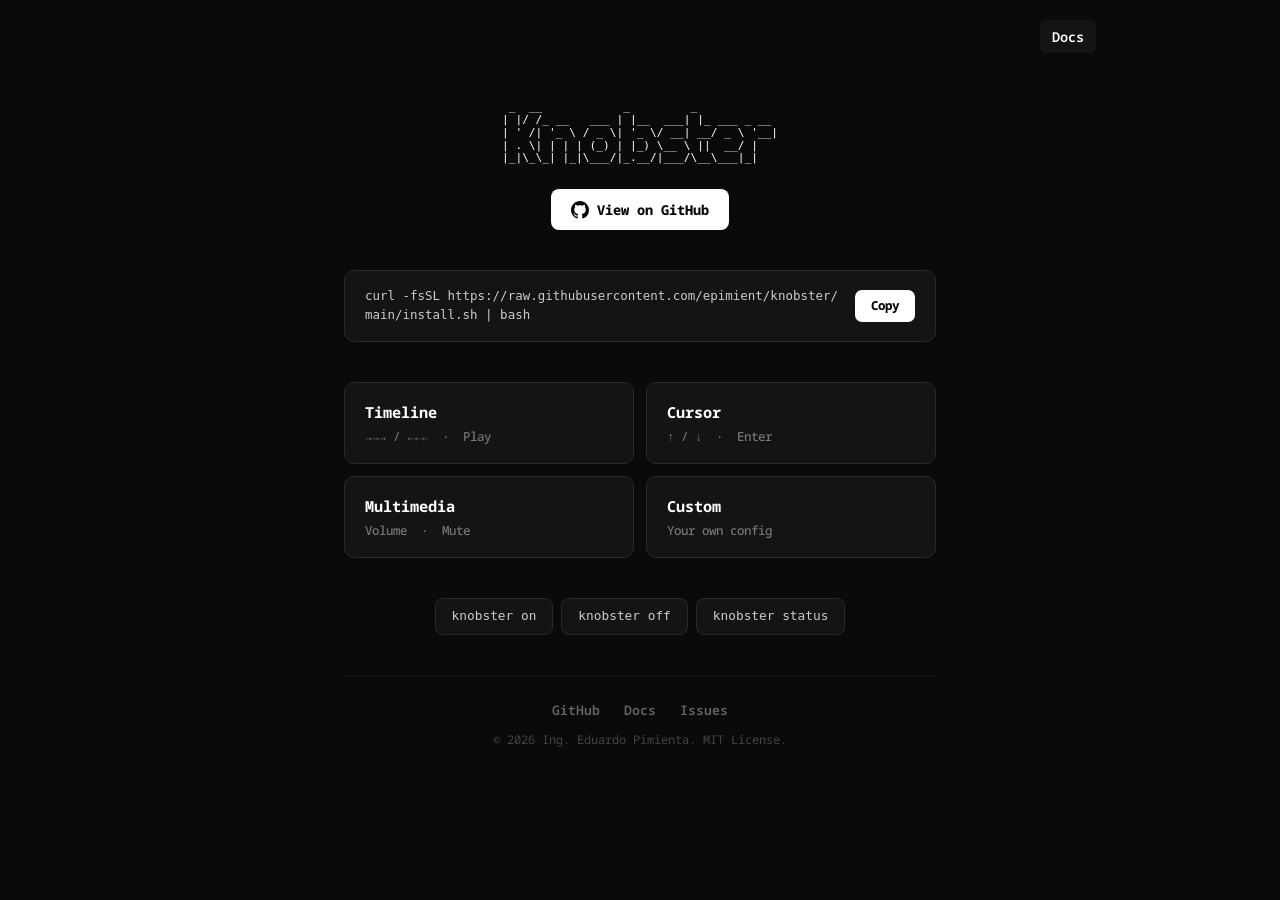
<file: index.html>
<!DOCTYPE html>
<html lang="en">
<head>
  <meta charset="UTF-8">
  <meta name="viewport" content="width=device-width, initial-scale=1.0">
  <title>Knobster</title>
  <meta name="description" content="Controla la rueda de tu teclado como quieras.">
  <meta property="og:title" content="Knobster">
  <meta property="og:description" content="Controla la rueda de tu teclado como quieras.">
  <meta property="og:url" content="https://knobster.dev">
  <meta property="og:type" content="website">
  <link rel="icon" href="assets/favicon.svg" type="image/svg+xml">
  <link rel="preconnect" href="https://fonts.googleapis.com">
  <link rel="preconnect" href="https://fonts.gstatic.com" crossorigin>
  <link href="https://fonts.googleapis.com/css2?family=Noto+Sans+Mono:wght@400;500;700&amp;display=swap" rel="stylesheet">
  <link rel="stylesheet" href="css/style.css">
</head>
<body>
  <nav class="nav">
    <div class="nav-links">
      <a href="/docs" class="nav-link active">Docs</a>
    </div>
  </nav>

  <main>
    <section class="hero">
      <pre class="ascii" aria-label="Knobster logo"> _  __            _         _            
| |/ /_ __   ___ | |__  ___| |_ ___ _ __ 
| ' /| '_ \ / _ \| '_ \/ __| __/ _ \ '__|
| . \| | | | (_) | |_) \__ \ ||  __/ |   
|_|\_\_| |_|\___/|_.__/|___/\__\___|_|   </pre>
      <a href="https://github.com/epimient/knobster" class="gh">
        <svg width="18" height="18" viewBox="0 0 16 16" fill="currentColor"><path d="M8 0C3.58 0 0 3.58 0 8c0 3.54 2.29 6.53 5.47 7.59.4.07.55-.17.55-.38 0-.19-.01-.82-.01-1.49-2.01.37-2.53-.49-2.69-.94-.09-.23-.48-.94-.82-1.13-.28-.15-.68-.52-.01-.53.63-.01 1.08.58 1.23.82.72 1.21 1.87.87 2.33.66.07-.52.28-.87.51-1.07-1.78-.2-3.64-.89-3.64-3.95 0-.87.31-1.59.82-2.15-.08-.2-.36-1.02.08-2.12 0 0 .67-.21 2.2.82.64-.18 1.32-.27 2-.27.68 0 1.36.09 2 .27 1.53-1.04 2.2-.82 2.2-.82.44 1.1.16 1.92.08 2.12.51.56.82 1.27.82 2.15 0 3.07-1.87 3.75-3.65 3.95.29.25.54.73.54 1.48 0 1.07-.01 1.93-.01 2.2 0 .21.15.46.55.38A8.013 8.013 0 0016 8c0-4.42-3.58-8-8-8z"/></svg>
        View on GitHub
      </a>
    </section>

    <section class="cmd">
      <div class="cmd-box">
        <code id="install-code">curl -fsSL https://raw.githubusercontent.com/epimient/knobster/main/install.sh | bash</code>
        <button class="copy" id="copy-btn">Copy</button>
      </div>
    </section>

    <section class="modes">
      <article class="mode">
        <h3>Timeline</h3>
        <p>→→→ / ←←← &nbsp;·&nbsp; Play</p>
      </article>
      <article class="mode">
        <h3>Cursor</h3>
        <p>↑ / ↓ &nbsp;·&nbsp; Enter</p>
      </article>
      <article class="mode">
        <h3>Multimedia</h3>
        <p>Volume &nbsp;·&nbsp; Mute</p>
      </article>
      <article class="mode">
        <h3>Custom</h3>
        <p>Your own config</p>
      </article>
    </section>

    <div class="tags">
      <code>knobster on</code>
      <code>knobster off</code>
      <code>knobster status</code>
    </div>

    <footer>
      <p class="footer-links">
        <a href="https://github.com/epimient/knobster">GitHub</a>
        <a href="/docs">Docs</a>
        <a href="https://github.com/epimient/knobster/issues">Issues</a>
      </p>
      <p class="footer-copy">
        &copy; 2026 Ing. Eduardo Pimienta. MIT License.
      </p>
    </footer>
  </main>

  <script src="js/main.js"></script>
</body>
</html>
</file>
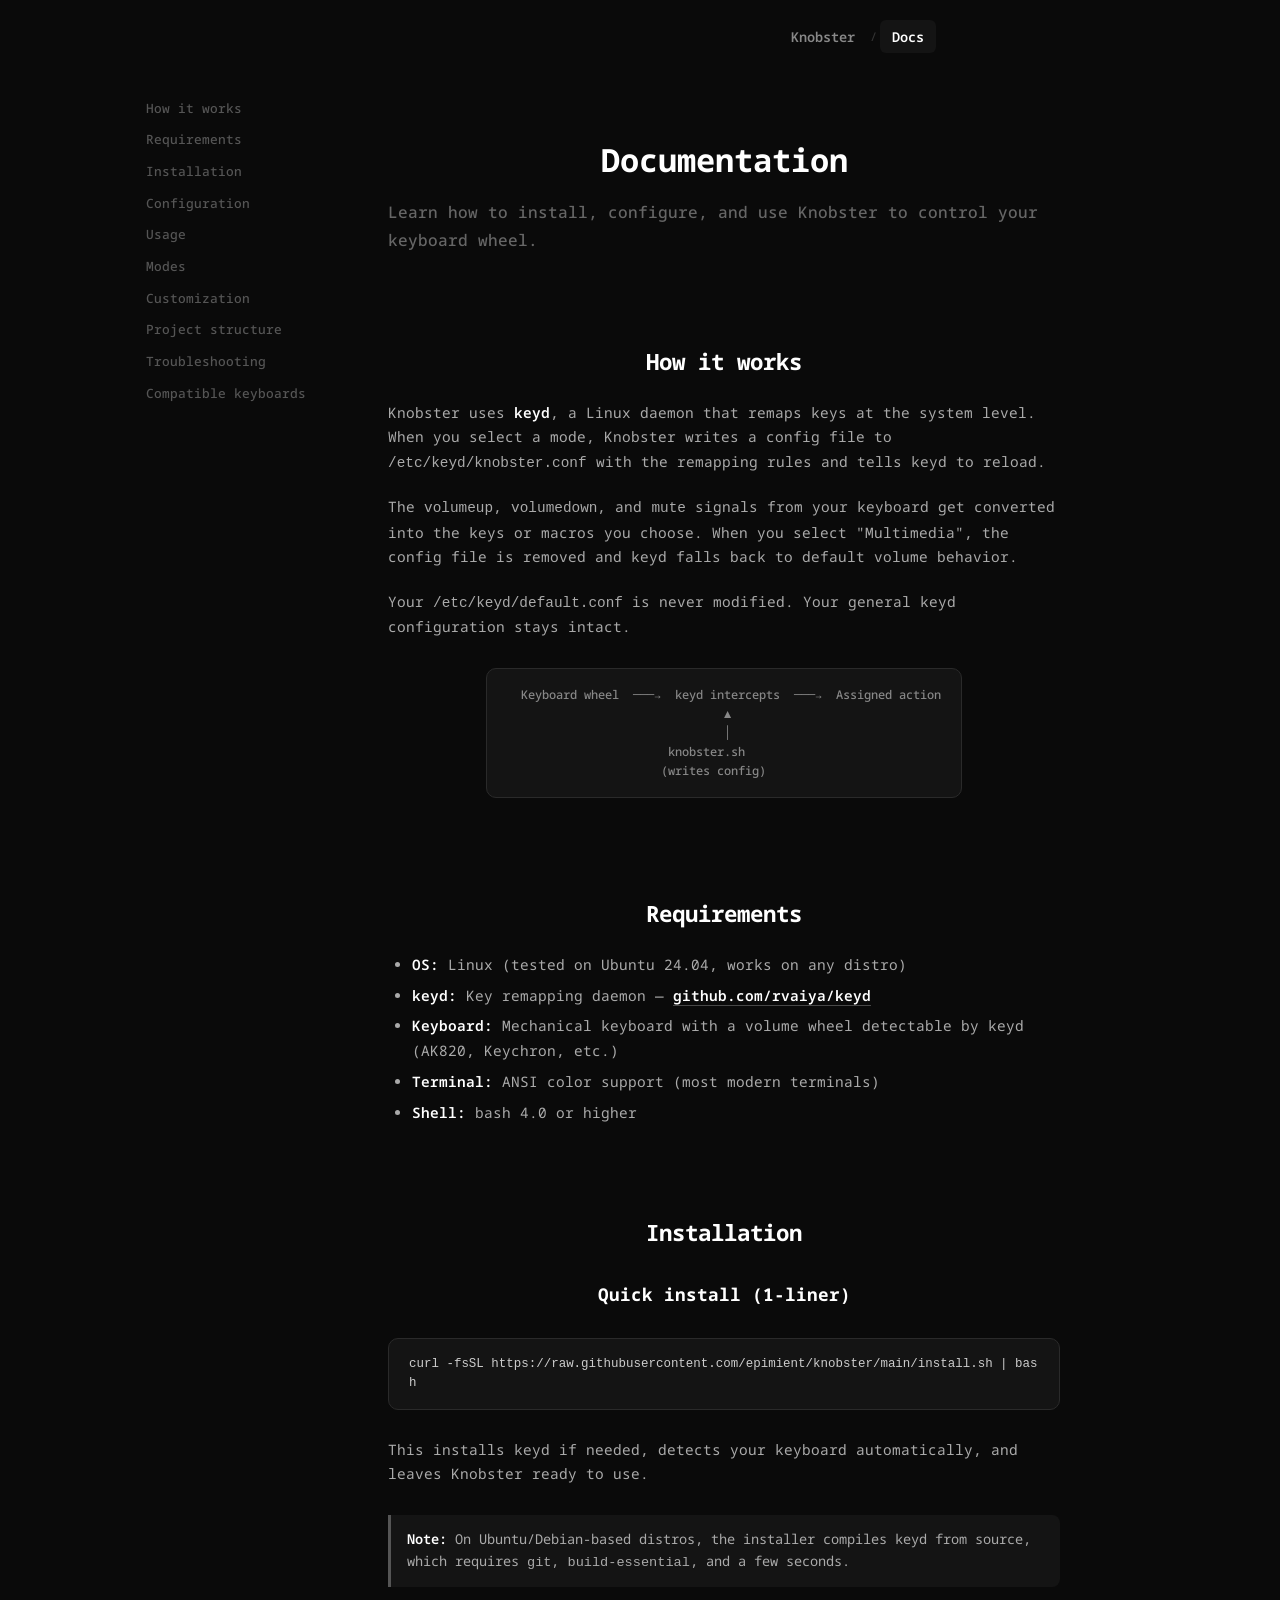
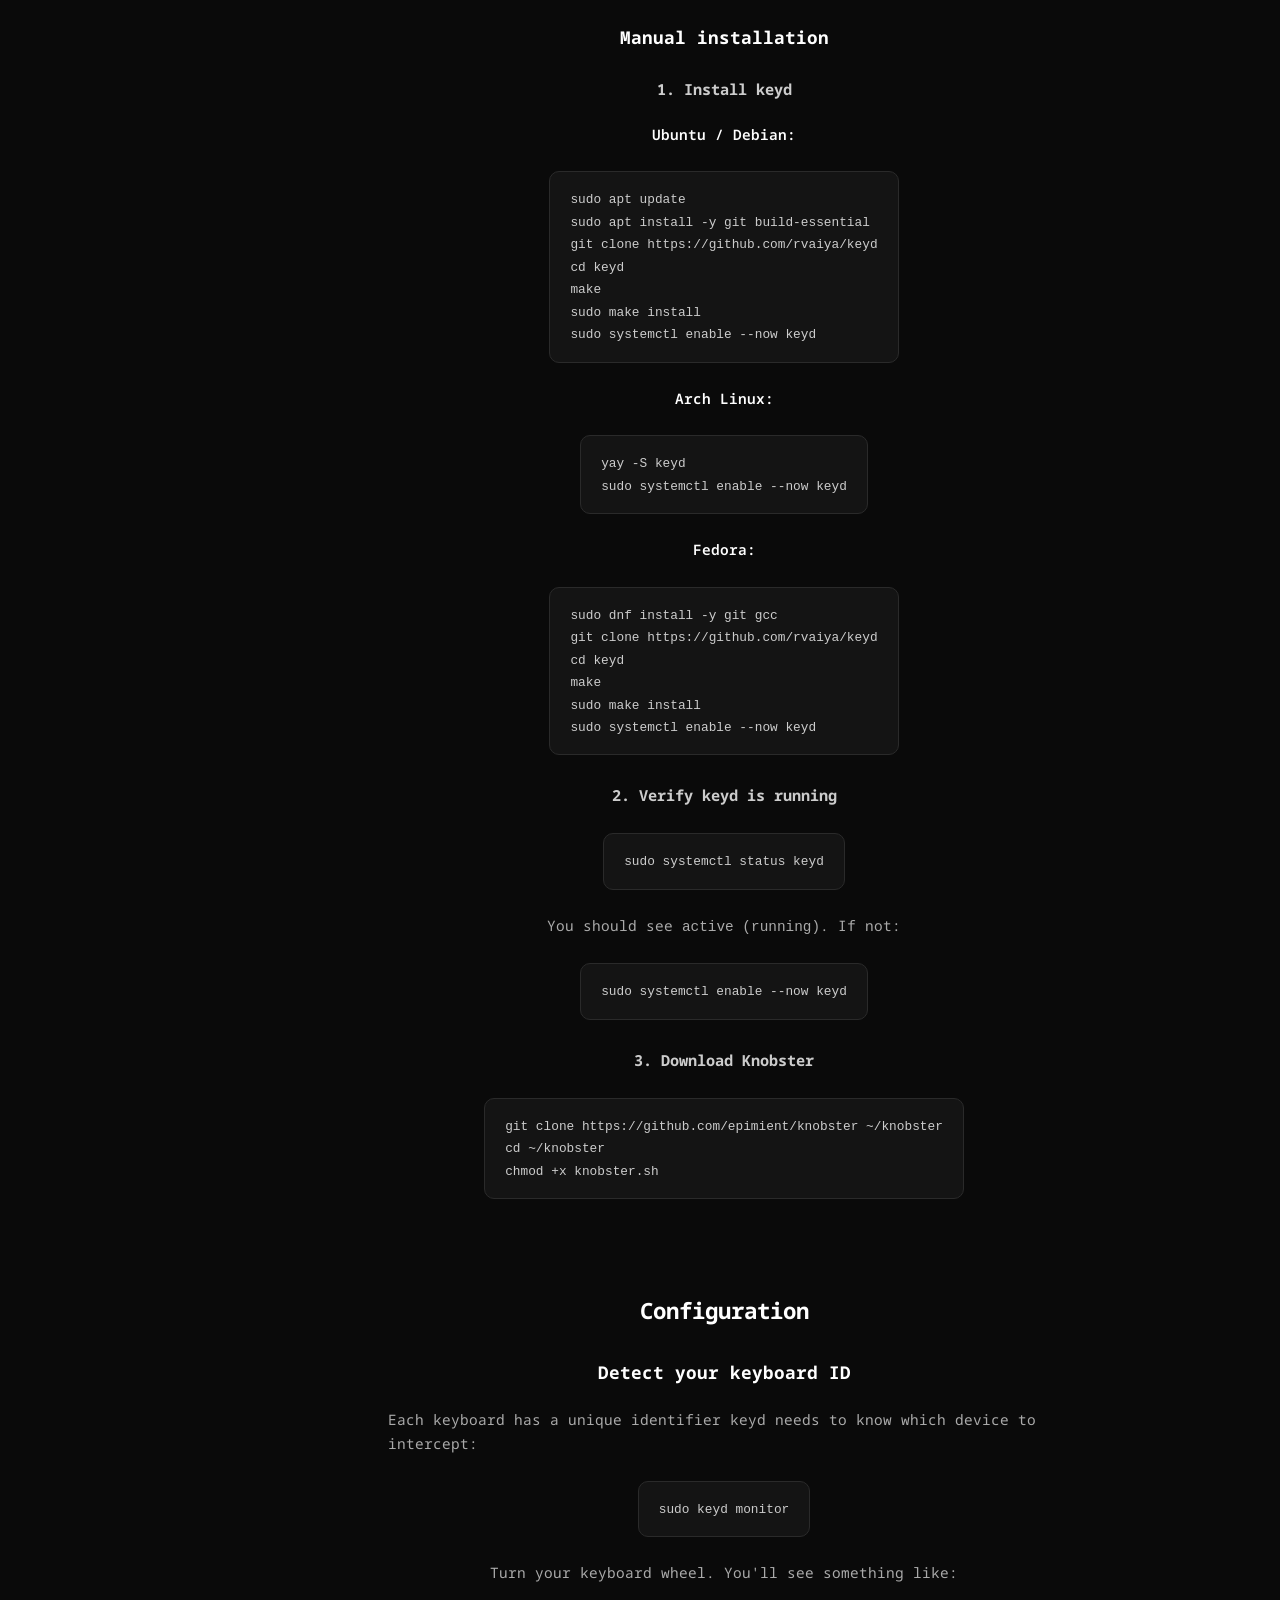
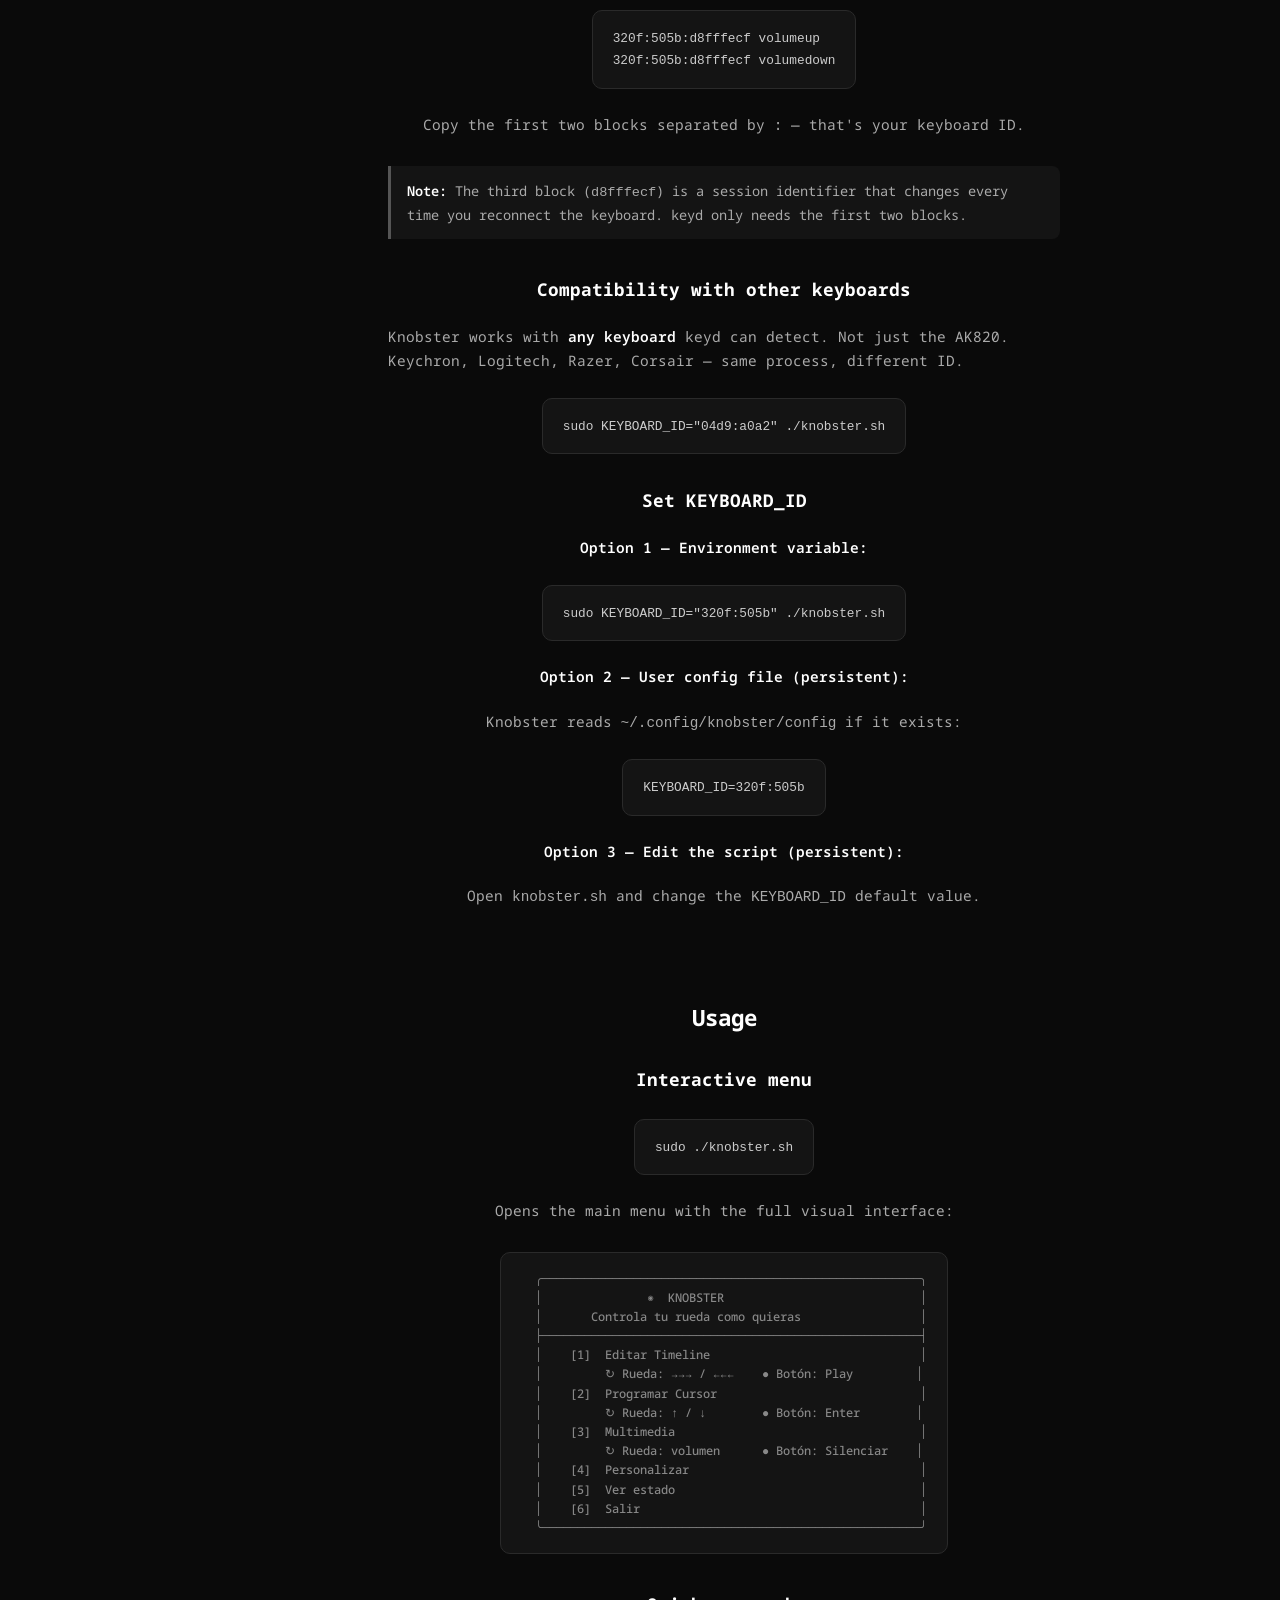
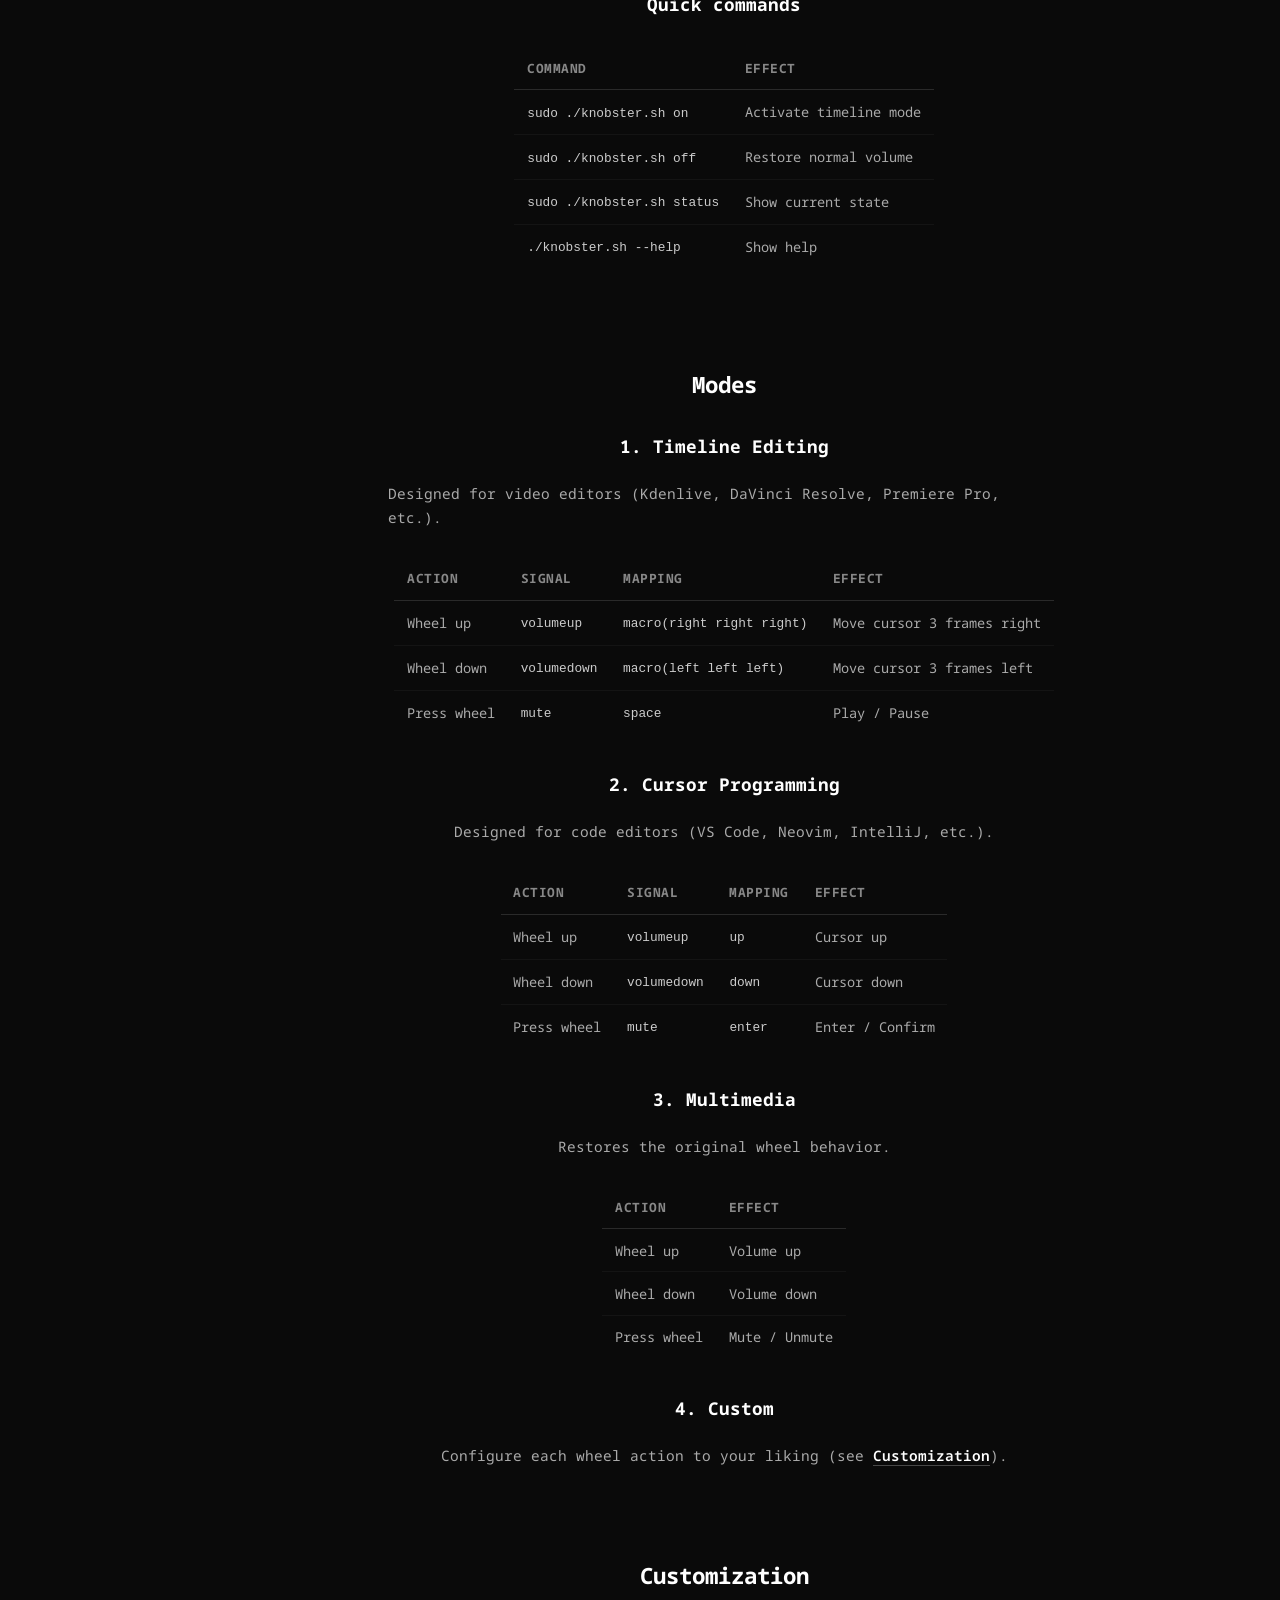
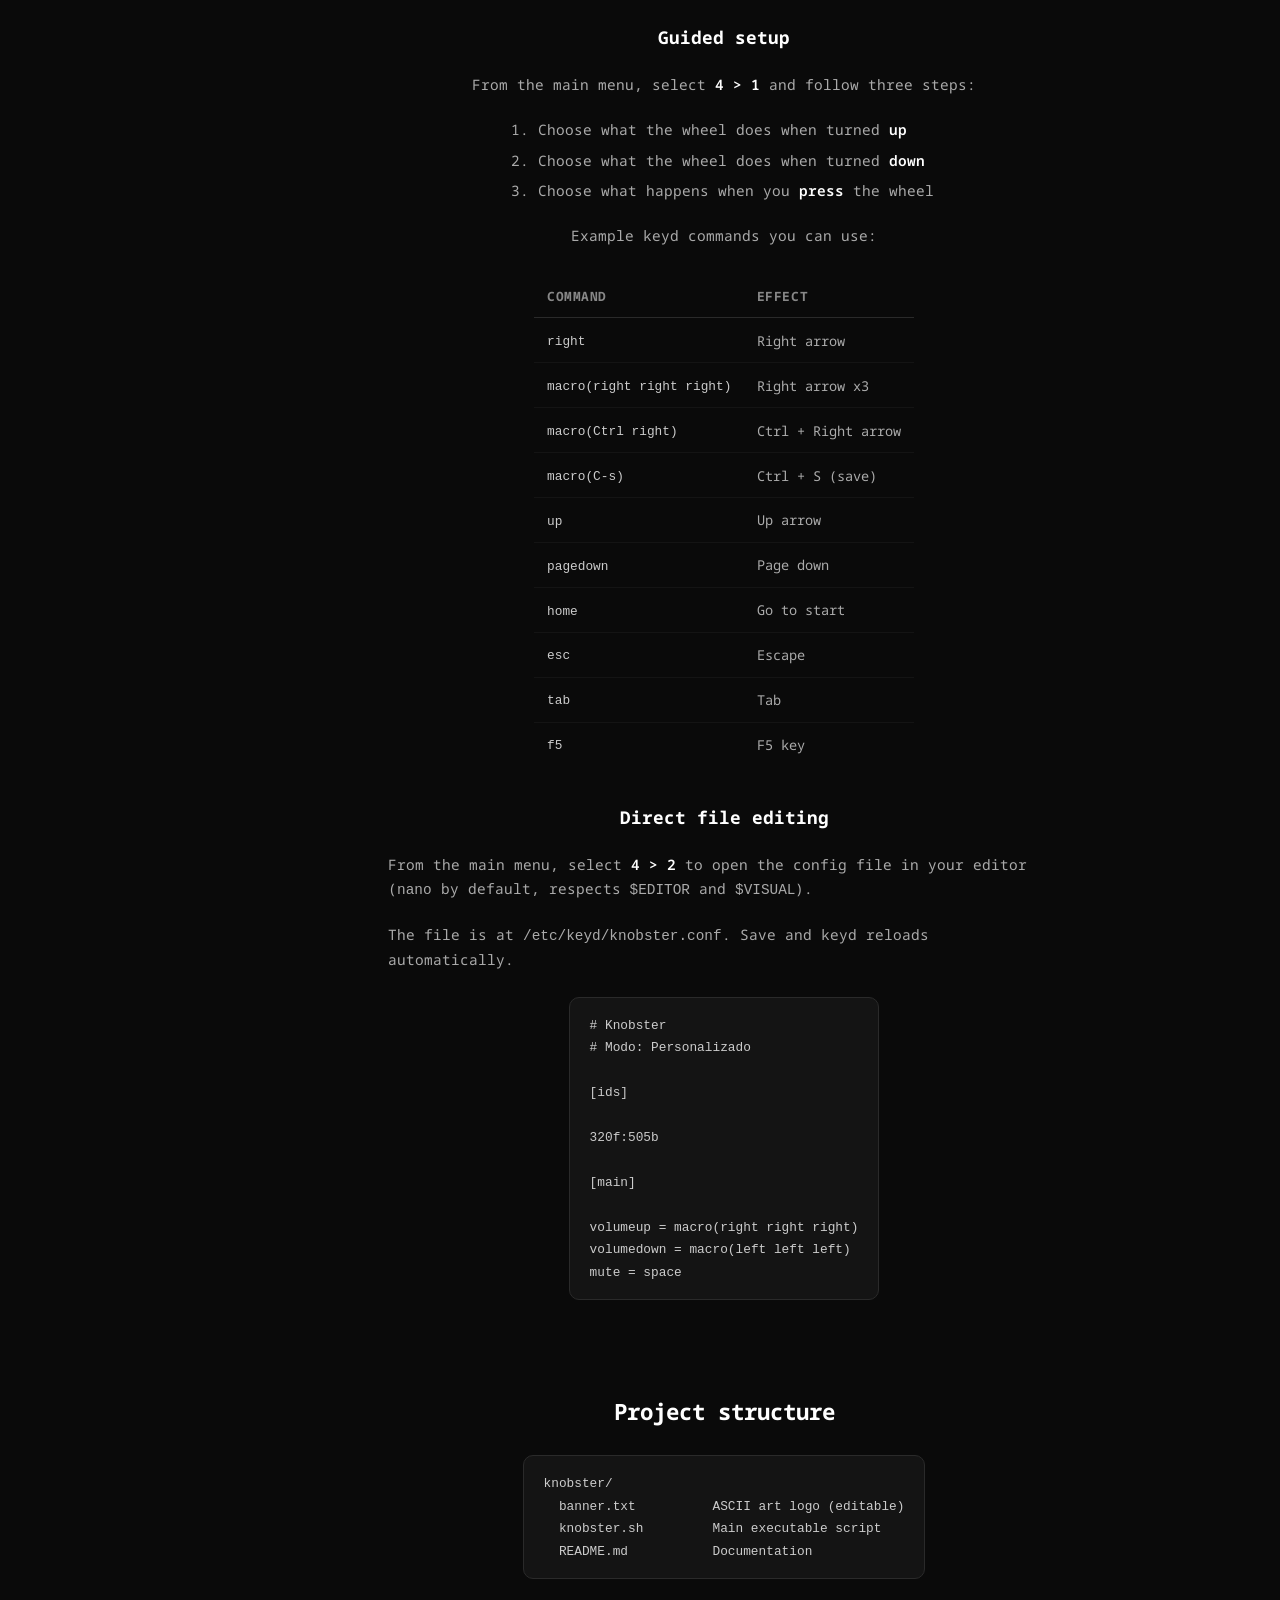
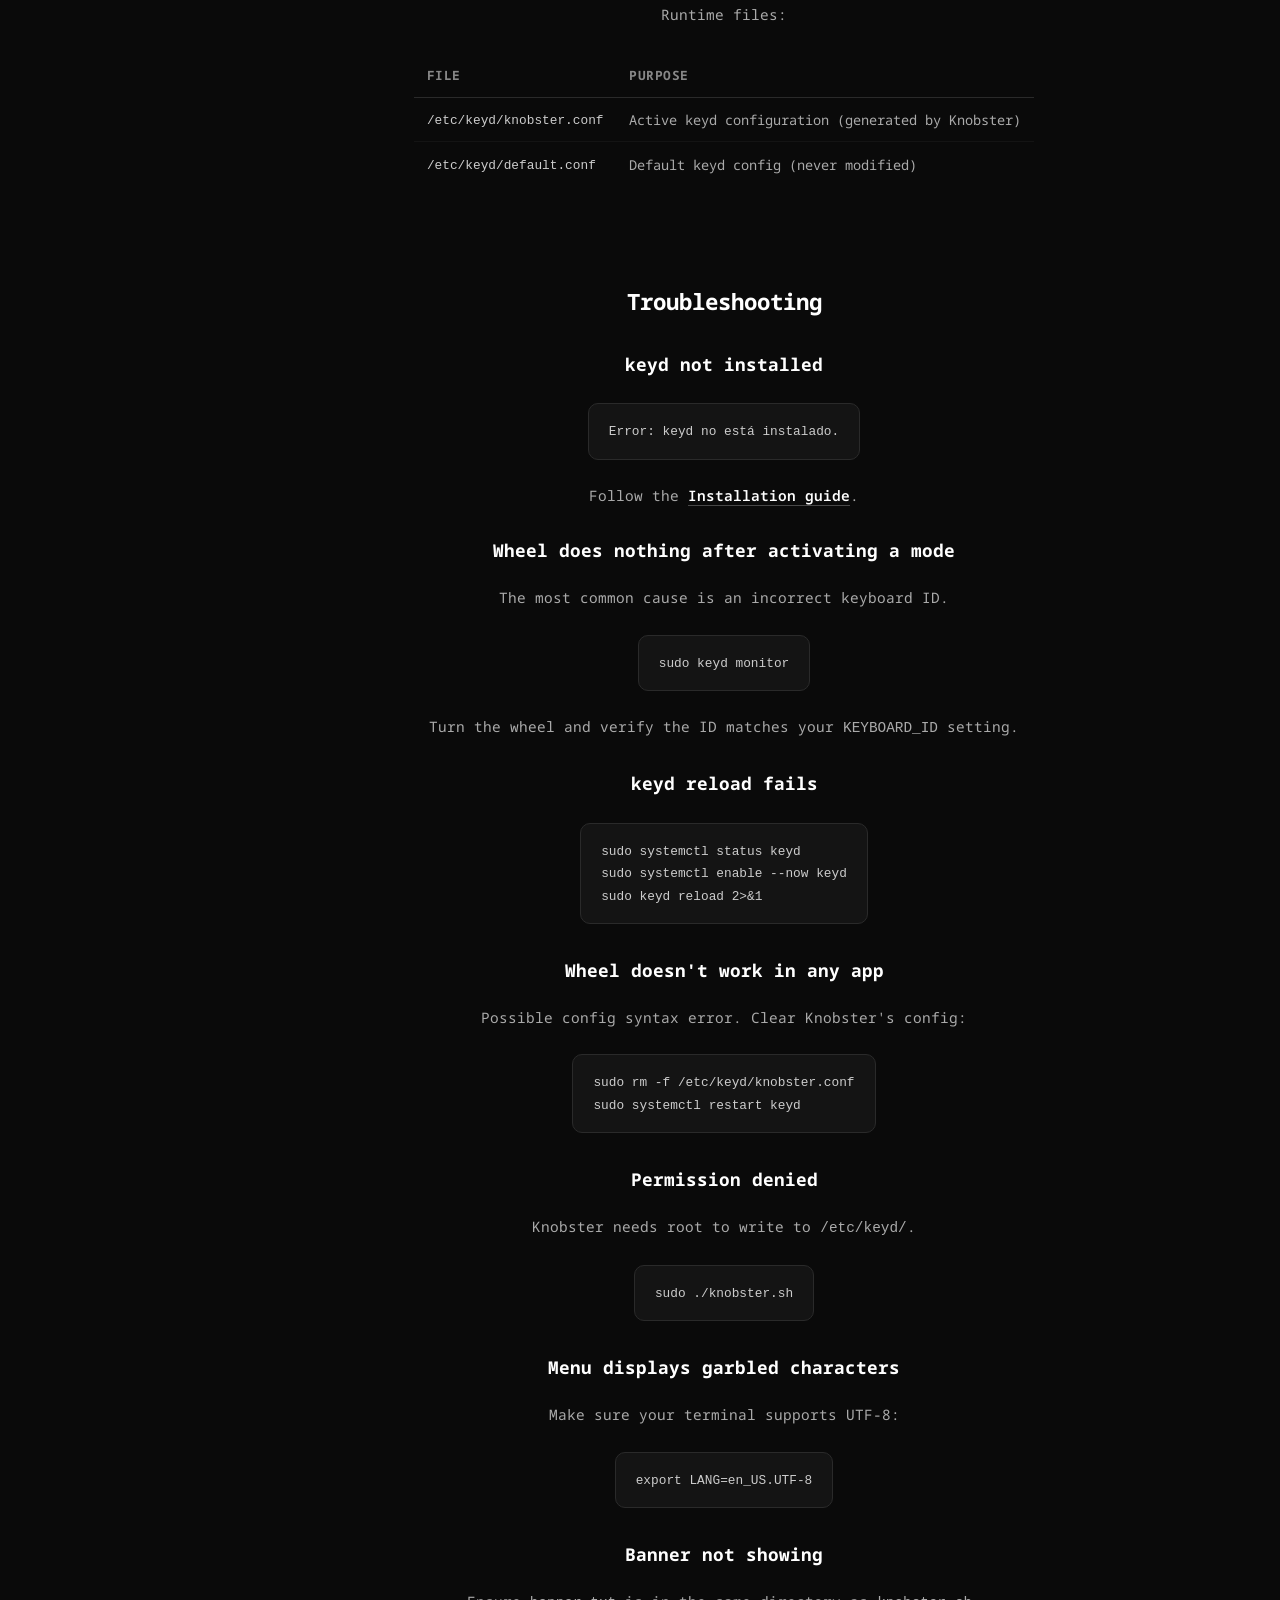
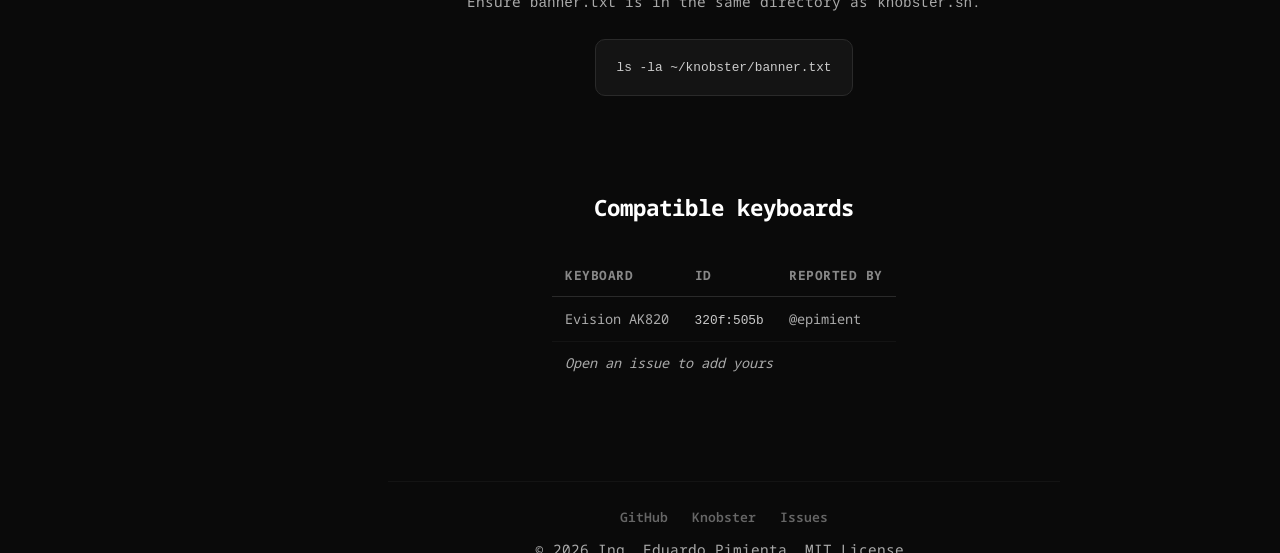
<file: docs.html>
<!DOCTYPE html>
<html lang="en">
<head>
  <meta charset="UTF-8">
  <meta name="viewport" content="width=device-width, initial-scale=1.0">
  <title>Docs — Knobster</title>
  <meta name="description" content="Knobster documentation — installation, configuration, usage, and troubleshooting.">
  <link rel="icon" href="assets/favicon.svg" type="image/svg+xml">
  <link rel="preconnect" href="https://fonts.googleapis.com">
  <link rel="preconnect" href="https://fonts.gstatic.com" crossorigin>
  <link href="https://fonts.googleapis.com/css2?family=Noto+Sans+Mono:wght@400;500;700&amp;display=swap" rel="stylesheet">
  <link rel="stylesheet" href="css/style.css">
</head>
<body class="docs-page">

  <nav class="nav">
    <div class="nav-links">
      <a href="/" class="nav-link">Knobster</a>
      <span class="nav-sep">/</span>
      <a href="/docs" class="nav-link active">Docs</a>
    </div>
  </nav>

  <div class="docs-layout">

    <aside class="docs-sidebar">
      <nav class="sidebar-nav">
        <a href="#how-it-works">How it works</a>
        <a href="#requirements">Requirements</a>
        <a href="#installation">Installation</a>
        <a href="#configuration">Configuration</a>
        <a href="#usage">Usage</a>
        <a href="#modes">Modes</a>
        <a href="#customization">Customization</a>
        <a href="#project-structure">Project structure</a>
        <a href="#troubleshooting">Troubleshooting</a>
        <a href="#keyboards">Compatible keyboards</a>
      </nav>
    </aside>

    <main class="docs-content">

      <h1>Documentation</h1>
      <p class="docs-subtitle">Learn how to install, configure, and use Knobster to control your keyboard wheel.</p>

      <hr>

      <h2 id="how-it-works">How it works</h2>
      <p>Knobster uses <strong>keyd</strong>, a Linux daemon that remaps keys at the system level. When you select a mode, Knobster writes a config file to <code>/etc/keyd/knobster.conf</code> with the remapping rules and tells keyd to reload.</p>
      <p>The <code>volumeup</code>, <code>volumedown</code>, and <code>mute</code> signals from your keyboard get converted into the keys or macros you choose. When you select "Multimedia", the config file is removed and keyd falls back to default volume behavior.</p>
      <p>Your <code>/etc/keyd/default.conf</code> is never modified. Your general keyd configuration stays intact.</p>

      <div class="diagram">
        <pre>  Keyboard wheel  ───→  keyd intercepts  ───→  Assigned action
                               ▲
                               │
                       knobster.sh
                      (writes config)</pre>
      </div>

      <hr>

      <h2 id="requirements">Requirements</h2>
      <ul>
        <li><strong>OS:</strong> Linux (tested on Ubuntu 24.04, works on any distro)</li>
        <li><strong>keyd:</strong> Key remapping daemon — <a href="https://github.com/rvaiya/keyd">github.com/rvaiya/keyd</a></li>
        <li><strong>Keyboard:</strong> Mechanical keyboard with a volume wheel detectable by keyd (AK820, Keychron, etc.)</li>
        <li><strong>Terminal:</strong> ANSI color support (most modern terminals)</li>
        <li><strong>Shell:</strong> bash 4.0 or higher</li>
      </ul>

      <hr>

      <h2 id="installation">Installation</h2>

      <h3>Quick install (1-liner)</h3>

      <div class="cmd-box">
        <code>curl -fsSL https://raw.githubusercontent.com/epimient/knobster/main/install.sh | bash</code>
      </div>

      <p>This installs keyd if needed, detects your keyboard automatically, and leaves Knobster ready to use.</p>

      <div class="note">
        <strong>Note:</strong> On Ubuntu/Debian-based distros, the installer compiles keyd from source, which requires <code>git</code>, <code>build-essential</code>, and a few seconds.
      </div>

      <h3>Manual installation</h3>

      <h4>1. Install keyd</h4>

      <p><strong>Ubuntu / Debian:</strong></p>
      <div class="code-block">
        <pre><code>sudo apt update
sudo apt install -y git build-essential
git clone https://github.com/rvaiya/keyd
cd keyd
make
sudo make install
sudo systemctl enable --now keyd</code></pre>
      </div>

      <p><strong>Arch Linux:</strong></p>
      <div class="code-block">
        <pre><code>yay -S keyd
sudo systemctl enable --now keyd</code></pre>
      </div>

      <p><strong>Fedora:</strong></p>
      <div class="code-block">
        <pre><code>sudo dnf install -y git gcc
git clone https://github.com/rvaiya/keyd
cd keyd
make
sudo make install
sudo systemctl enable --now keyd</code></pre>
      </div>

      <h4>2. Verify keyd is running</h4>
      <div class="code-block">
        <pre><code>sudo systemctl status keyd</code></pre>
      </div>
      <p>You should see <code>active (running)</code>. If not:</p>
      <div class="code-block">
        <pre><code>sudo systemctl enable --now keyd</code></pre>
      </div>

      <h4>3. Download Knobster</h4>
      <div class="code-block">
        <pre><code>git clone https://github.com/epimient/knobster ~/knobster
cd ~/knobster
chmod +x knobster.sh</code></pre>
      </div>

      <hr>

      <h2 id="configuration">Configuration</h2>

      <h3>Detect your keyboard ID</h3>
      <p>Each keyboard has a unique identifier keyd needs to know which device to intercept:</p>
      <div class="code-block">
        <pre><code>sudo keyd monitor</code></pre>
      </div>
      <p>Turn your keyboard wheel. You'll see something like:</p>
      <div class="code-block">
        <pre><code>320f:505b:d8fffecf volumeup
320f:505b:d8fffecf volumedown</code></pre>
      </div>
      <p>Copy the first two blocks separated by <code>:</code> — that's your keyboard ID.</p>

      <div class="note">
        <strong>Note:</strong> The third block (<code>d8fffecf</code>) is a session identifier that changes every time you reconnect the keyboard. keyd only needs the first two blocks.
      </div>

      <h3>Compatibility with other keyboards</h3>
      <p>Knobster works with <strong>any keyboard</strong> keyd can detect. Not just the AK820. Keychron, Logitech, Razer, Corsair — same process, different ID.</p>

      <div class="code-block">
        <pre><code>sudo KEYBOARD_ID="04d9:a0a2" ./knobster.sh</code></pre>
      </div>

      <h3>Set KEYBOARD_ID</h3>
      <p><strong>Option 1 — Environment variable:</strong></p>
      <div class="code-block">
        <pre><code>sudo KEYBOARD_ID="320f:505b" ./knobster.sh</code></pre>
      </div>

      <p><strong>Option 2 — User config file (persistent):</strong></p>
      <p>Knobster reads <code>~/.config/knobster/config</code> if it exists:</p>
      <div class="code-block">
        <pre><code>KEYBOARD_ID=320f:505b</code></pre>
      </div>

      <p><strong>Option 3 — Edit the script (persistent):</strong></p>
      <p>Open <code>knobster.sh</code> and change the <code>KEYBOARD_ID</code> default value.</p>

      <hr>

      <h2 id="usage">Usage</h2>

      <h3>Interactive menu</h3>
      <div class="code-block">
        <pre><code>sudo ./knobster.sh</code></pre>
      </div>

      <p>Opens the main menu with the full visual interface:</p>

      <div class="diagram">
<pre>  ╭──────────────────────────────────────────────────────╮
  │               ◉  KNOBSTER                            │
  │       Controla tu rueda como quieras                 │
  ├──────────────────────────────────────────────────────┤
  │    [1]  Editar Timeline                              │
  │         ↻ Rueda: →→→ / ←←←    ● Botón: Play         │
  │    [2]  Programar Cursor                             │
  │         ↻ Rueda: ↑ / ↓        ● Botón: Enter        │
  │    [3]  Multimedia                                   │
  │         ↻ Rueda: volumen      ● Botón: Silenciar    │
  │    [4]  Personalizar                                 │
  │    [5]  Ver estado                                   │
  │    [6]  Salir                                        │
  ╰──────────────────────────────────────────────────────╯</pre>
      </div>

      <h3>Quick commands</h3>
      <div class="table-wrap">
        <table>
          <thead>
            <tr><th>Command</th><th>Effect</th></tr>
          </thead>
          <tbody>
            <tr><td><code>sudo ./knobster.sh on</code></td><td>Activate timeline mode</td></tr>
            <tr><td><code>sudo ./knobster.sh off</code></td><td>Restore normal volume</td></tr>
            <tr><td><code>sudo ./knobster.sh status</code></td><td>Show current state</td></tr>
            <tr><td><code>./knobster.sh --help</code></td><td>Show help</td></tr>
          </tbody>
        </table>
      </div>

      <hr>

      <h2 id="modes">Modes</h2>

      <h3>1. Timeline Editing</h3>
      <p>Designed for video editors (Kdenlive, DaVinci Resolve, Premiere Pro, etc.).</p>
      <div class="table-wrap">
        <table>
          <thead>
            <tr><th>Action</th><th>Signal</th><th>Mapping</th><th>Effect</th></tr>
          </thead>
          <tbody>
            <tr><td>Wheel up</td><td><code>volumeup</code></td><td><code>macro(right right right)</code></td><td>Move cursor 3 frames right</td></tr>
            <tr><td>Wheel down</td><td><code>volumedown</code></td><td><code>macro(left left left)</code></td><td>Move cursor 3 frames left</td></tr>
            <tr><td>Press wheel</td><td><code>mute</code></td><td><code>space</code></td><td>Play / Pause</td></tr>
          </tbody>
        </table>
      </div>

      <h3>2. Cursor Programming</h3>
      <p>Designed for code editors (VS Code, Neovim, IntelliJ, etc.).</p>
      <div class="table-wrap">
        <table>
          <thead>
            <tr><th>Action</th><th>Signal</th><th>Mapping</th><th>Effect</th></tr>
          </thead>
          <tbody>
            <tr><td>Wheel up</td><td><code>volumeup</code></td><td><code>up</code></td><td>Cursor up</td></tr>
            <tr><td>Wheel down</td><td><code>volumedown</code></td><td><code>down</code></td><td>Cursor down</td></tr>
            <tr><td>Press wheel</td><td><code>mute</code></td><td><code>enter</code></td><td>Enter / Confirm</td></tr>
          </tbody>
        </table>
      </div>

      <h3>3. Multimedia</h3>
      <p>Restores the original wheel behavior.</p>
      <div class="table-wrap">
        <table>
          <thead>
            <tr><th>Action</th><th>Effect</th></tr>
          </thead>
          <tbody>
            <tr><td>Wheel up</td><td>Volume up</td></tr>
            <tr><td>Wheel down</td><td>Volume down</td></tr>
            <tr><td>Press wheel</td><td>Mute / Unmute</td></tr>
          </tbody>
        </table>
      </div>

      <h3>4. Custom</h3>
      <p>Configure each wheel action to your liking (see <a href="#customization">Customization</a>).</p>

      <hr>

      <h2 id="customization">Customization</h2>

      <h3>Guided setup</h3>
      <p>From the main menu, select <strong>4 &gt; 1</strong> and follow three steps:</p>
      <ol>
        <li>Choose what the wheel does when turned <strong>up</strong></li>
        <li>Choose what the wheel does when turned <strong>down</strong></li>
        <li>Choose what happens when you <strong>press</strong> the wheel</li>
      </ol>

      <p>Example keyd commands you can use:</p>
      <div class="table-wrap">
        <table>
          <thead>
            <tr><th>Command</th><th>Effect</th></tr>
          </thead>
          <tbody>
            <tr><td><code>right</code></td><td>Right arrow</td></tr>
            <tr><td><code>macro(right right right)</code></td><td>Right arrow x3</td></tr>
            <tr><td><code>macro(Ctrl right)</code></td><td>Ctrl + Right arrow</td></tr>
            <tr><td><code>macro(C-s)</code></td><td>Ctrl + S (save)</td></tr>
            <tr><td><code>up</code></td><td>Up arrow</td></tr>
            <tr><td><code>pagedown</code></td><td>Page down</td></tr>
            <tr><td><code>home</code></td><td>Go to start</td></tr>
            <tr><td><code>esc</code></td><td>Escape</td></tr>
            <tr><td><code>tab</code></td><td>Tab</td></tr>
            <tr><td><code>f5</code></td><td>F5 key</td></tr>
          </tbody>
        </table>
      </div>

      <h3>Direct file editing</h3>
      <p>From the main menu, select <strong>4 &gt; 2</strong> to open the config file in your editor (<code>nano</code> by default, respects <code>$EDITOR</code> and <code>$VISUAL</code>).</p>
      <p>The file is at <code>/etc/keyd/knobster.conf</code>. Save and keyd reloads automatically.</p>

      <div class="code-block">
        <pre><code># Knobster
# Modo: Personalizado

[ids]

320f:505b

[main]

volumeup = macro(right right right)
volumedown = macro(left left left)
mute = space</code></pre>
      </div>

      <hr>

      <h2 id="project-structure">Project structure</h2>
      <div class="code-block">
        <pre><code>knobster/
  banner.txt          ASCII art logo (editable)
  knobster.sh         Main executable script
  README.md           Documentation</code></pre>
      </div>

      <p>Runtime files:</p>
      <div class="table-wrap">
        <table>
          <thead>
            <tr><th>File</th><th>Purpose</th></tr>
          </thead>
          <tbody>
            <tr><td><code>/etc/keyd/knobster.conf</code></td><td>Active keyd configuration (generated by Knobster)</td></tr>
            <tr><td><code>/etc/keyd/default.conf</code></td><td>Default keyd config (never modified)</td></tr>
          </tbody>
        </table>
      </div>

      <hr>

      <h2 id="troubleshooting">Troubleshooting</h2>

      <h3>keyd not installed</h3>
      <div class="code-block">
        <pre><code>Error: keyd no está instalado.</code></pre>
      </div>
      <p>Follow the <a href="#installation">Installation guide</a>.</p>

      <h3>Wheel does nothing after activating a mode</h3>
      <p>The most common cause is an incorrect keyboard ID.</p>
      <div class="code-block">
        <pre><code>sudo keyd monitor</code></pre>
      </div>
      <p>Turn the wheel and verify the ID matches your <code>KEYBOARD_ID</code> setting.</p>

      <h3>keyd reload fails</h3>
      <div class="code-block">
        <pre><code>sudo systemctl status keyd
sudo systemctl enable --now keyd
sudo keyd reload 2>&1</code></pre>
      </div>

      <h3>Wheel doesn't work in any app</h3>
      <p>Possible config syntax error. Clear Knobster's config:</p>
      <div class="code-block">
        <pre><code>sudo rm -f /etc/keyd/knobster.conf
sudo systemctl restart keyd</code></pre>
      </div>

      <h3>Permission denied</h3>
      <p>Knobster needs root to write to <code>/etc/keyd/</code>.</p>
      <div class="code-block">
        <pre><code>sudo ./knobster.sh</code></pre>
      </div>

      <h3>Menu displays garbled characters</h3>
      <p>Make sure your terminal supports UTF-8:</p>
      <div class="code-block">
        <pre><code>export LANG=en_US.UTF-8</code></pre>
      </div>

      <h3>Banner not showing</h3>
      <p>Ensure <code>banner.txt</code> is in the same directory as <code>knobster.sh</code>.</p>
      <div class="code-block">
        <pre><code>ls -la ~/knobster/banner.txt</code></pre>
      </div>

      <hr>

      <h2 id="keyboards">Compatible keyboards</h2>
      <div class="table-wrap">
        <table>
          <thead>
            <tr><th>Keyboard</th><th>ID</th><th>Reported by</th></tr>
          </thead>
          <tbody>
            <tr><td>Evision AK820</td><td><code>320f:505b</code></td><td>@epimient</td></tr>
            <tr><td colspan="3"><em>Open an issue to add yours</em></td></tr>
          </tbody>
        </table>
      </div>

      <hr>

      <footer>
        <p class="footer-links">
          <a href="https://github.com/epimient/knobster">GitHub</a>
          <a href="/">Knobster</a>
          <a href="https://github.com/epimient/knobster/issues">Issues</a>
        </p>
        <p class="footer-copy">
          &copy; 2026 Ing. Eduardo Pimienta. MIT License.
        </p>
      </footer>

    </main>

  </div>

</body>
</html>
</file>
<file: css/style.css>
*, *::before, *::after {
  margin: 0;
  padding: 0;
  box-sizing: border-box;
}

html {
  font-size: 16px;
}

body {
  background: #0a0a0a;
  color: #fff;
  font-family: 'Noto Sans Mono', 'JetBrains Mono', 'Fira Code', 'Consolas', monospace;
  font-weight: 500;
  line-height: 1.6;
  min-height: 100vh;
  display: flex;
  flex-direction: column;
  align-items: center;
  -webkit-font-smoothing: antialiased;
  -moz-osx-font-smoothing: grayscale;
}

a {
  color: #fff;
  text-decoration: none;
  border-bottom: 1.5px solid rgba(255,255,255,0.25);
  transition: border-color .15s;
}

a:hover {
  border-color: #fff;
}

code {
  font-weight: 500;
}

/* ─── Navigation ─── */

.nav {
  width: 100%;
  max-width: 960px;
  display: flex;
  align-items: center;
  justify-content: flex-end;
  padding: 1.25rem 1.5rem 0;
}

.nav-links {
  display: flex;
  align-items: center;
  gap: .1rem;
}

.nav-link {
  font-size: .85rem;
  font-weight: 600;
  padding: .35rem .75rem;
  border-radius: 6px;
  border-bottom: none;
  transition: all .12s;
  color: #888;
}

.nav-link:hover {
  color: #fff;
  background: #141414;
  border-bottom: none;
}

.nav-link.active {
  color: #fff;
  background: #141414;
}

.nav-sep {
  color: #333;
  font-family: 'Noto Sans Mono', monospace;
  font-size: .75rem;
  font-weight: 500;
  padding: 0 .1rem;
}

/* ─── Landing page ─── */

main {
  max-width: 640px;
  width: 100%;
  padding: 3rem 1.5rem 2rem;
  display: flex;
  flex-direction: column;
  align-items: center;
  gap: 2.5rem;
}

.hero {
  text-align: center;
  display: flex;
  flex-direction: column;
  align-items: center;
  gap: 1.5rem;
}

.ascii {
  font-size: clamp(.45rem, 1.2vw, .7rem);
  font-weight: 500;
  line-height: 1.15;
  color: #fff;
  text-align: center;
  white-space: pre;
  user-select: none;
}

.gh {
  display: inline-flex;
  align-items: center;
  gap: .5rem;
  background: #fff;
  color: #0a0a0a;
  padding: .6rem 1.25rem;
  border-radius: 8px;
  font-weight: 800;
  font-size: .85rem;
  transition: all .15s;
  border: none;
}

.gh:hover {
  background: #e5e5e5;
  transform: scale(1.03);
  border-color: transparent;
}

.gh svg {
  flex-shrink: 0;
}

/* ─── Command box (shared) ─── */

.cmd-box {
  background: #141414;
  border: 1.5px solid #2a2a2a;
  border-radius: 10px;
  padding: 1rem 1.25rem;
  display: flex;
  align-items: center;
  gap: .75rem;
  width: 100%;
}

.cmd-box code {
  font-size: .78rem;
  color: #ccc;
  flex: 1;
  word-break: break-all;
  line-height: 1.5;
}

.copy {
  background: #fff;
  color: #0a0a0a;
  border: none;
  border-radius: 7px;
  padding: .45rem 1rem;
  font-family: inherit;
  font-size: .78rem;
  font-weight: 800;
  cursor: pointer;
  white-space: nowrap;
  transition: all .12s;
  flex-shrink: 0;
}

.copy:hover {
  background: #e5e5e5;
  transform: scale(1.02);
}

.copy:active {
  transform: scale(.97);
}

.copy.copied {
  background: #22c55e;
  color: #fff;
}

.cmd {
  width: 100%;
}

/* ─── Modes grid ─── */

.modes {
  width: 100%;
  display: grid;
  grid-template-columns: 1fr 1fr;
  gap: .75rem;
}

.mode {
  background: #141414;
  border: 1.5px solid #2a2a2a;
  border-radius: 10px;
  padding: 1.1rem 1.25rem;
  display: flex;
  flex-direction: column;
  gap: .2rem;
  transition: border-color .15s;
}

.mode:hover {
  border-color: #444;
}

.mode h3 {
  font-size: .95rem;
  font-weight: 700;
  color: #fff;
}

.mode p {
  font-size: .78rem;
  font-weight: 500;
  color: #777;
  line-height: 1.4;
}

/* ─── Tags ─── */

.tags {
  display: flex;
  flex-wrap: wrap;
  justify-content: center;
  gap: .5rem;
}

.tags code {
  background: #141414;
  border: 1.5px solid #2a2a2a;
  border-radius: 8px;
  padding: .45rem 1rem;
  font-size: .8rem;
  color: #ccc;
  transition: border-color .15s;
}

.tags code:hover {
  border-color: #444;
}

/* ─── Footer ─── */

footer {
  width: 100%;
  text-align: center;
  padding-top: 1.25rem;
  border-top: 1.5px solid #141414;
  display: flex;
  flex-direction: column;
  gap: .35rem;
}

.footer-links {
  display: flex;
  justify-content: center;
  gap: .5rem;
  flex-wrap: wrap;
}

.footer-links a {
  font-size: .82rem;
  font-weight: 600;
  color: #666;
  border-bottom: none;
  padding: .25rem .5rem;
  border-radius: 6px;
  transition: all .12s;
}

.footer-links a:hover {
  color: #fff;
  background: #141414;
  border-bottom: none;
}

.footer-copy {
  font-size: .75rem;
  font-weight: 400;
  color: #444;
}

/* ═══════════════════════════════════════════════
   DOCS PAGE
   ═══════════════════════════════════════════════ */

.docs-page {
  align-items: stretch;
}

.docs-layout {
  display: flex;
  gap: 2.5rem;
  max-width: 1060px;
  width: 100%;
  margin: 0 auto;
  padding: 2.5rem 1.5rem 3rem;
  align-items: flex-start;
}

.docs-sidebar {
  position: sticky;
  top: 1.5rem;
  width: 190px;
  flex-shrink: 0;
}

.sidebar-nav {
  display: flex;
  flex-direction: column;
  gap: .1rem;
}

.sidebar-nav a {
  font-size: .8rem;
  font-weight: 500;
  color: #555;
  border: none;
  padding: .3rem .65rem;
  border-radius: 5px;
  transition: all .12s;
  border-left: 2px solid transparent;
}

.sidebar-nav a:hover {
  color: #fff;
  background: #141414;
  border-left-color: #fff;
  border-bottom: none;
}

.docs-content {
  max-width: 720px;
  width: 100%;
  display: flex;
  flex-direction: column;
  gap: 1.25rem;
  font-weight: 400;
  line-height: 1.7;
}

.docs-content h1 {
  font-size: 2rem;
  font-weight: 700;
  line-height: 1.2;
}

.docs-content h2 {
  font-size: 1.4rem;
  font-weight: 700;
  margin-top: 1rem;
}

.docs-content h3 {
  font-size: 1.1rem;
  font-weight: 700;
  margin-top: .5rem;
}

.docs-content h4 {
  font-size: .95rem;
  font-weight: 700;
  margin-top: .25rem;
  color: #ccc;
}

.docs-content p {
  font-weight: 400;
  color: #aaa;
  font-size: .9rem;
}

.docs-content strong {
  font-weight: 600;
  color: #fff;
}

.docs-content hr {
  border: none;
  border-top: 1.5px solid #141414;
  margin: 1rem 0;
}

.docs-content ul, .docs-content ol {
  padding-left: 1.5rem;
  display: flex;
  flex-direction: column;
  gap: .4rem;
}

.docs-content li {
  font-weight: 400;
  color: #aaa;
  font-size: .9rem;
}

.docs-content a {
  font-weight: 600;
}

.docs-content .cmd-box {
  margin: .5rem 0;
}

.docs-subtitle {
  color: #666 !important;
  font-size: 1rem !important;
  font-weight: 500 !important;
}

/* Code block */
.code-block {
  background: #141414;
  border: 1.5px solid #2a2a2a;
  border-radius: 10px;
  padding: 1rem 1.25rem;
  overflow-x: auto;
  margin: .25rem 0;
}

.code-block pre {
  font-family: 'Noto Sans Mono', 'JetBrains Mono', 'Fira Code', monospace;
  font-size: .8rem;
  font-weight: 500;
  color: #ccc;
  line-height: 1.6;
  white-space: pre;
}

.code-block code {
  font-size: inherit;
}

/* Diagram */
.diagram {
  background: #141414;
  border: 1.5px solid #2a2a2a;
  border-radius: 10px;
  padding: 1rem 1.25rem;
  overflow-x: auto;
  margin: .5rem 0;
}

.diagram pre {
  font-family: 'Noto Sans Mono', 'JetBrains Mono', 'Fira Code', monospace;
  font-size: .75rem;
  font-weight: 500;
  color: #888;
  line-height: 1.6;
  white-space: pre;
}

/* Note */
.note {
  background: #141414;
  border-left: 3px solid #555;
  border-radius: 0 8px 8px 0;
  padding: .85rem 1rem;
  font-size: .85rem;
  color: #aaa;
  font-weight: 400;
  line-height: 1.6;
  margin: .5rem 0;
}

.note strong {
  color: #fff;
}

/* Tables */
.table-wrap {
  overflow-x: auto;
  margin: .5rem 0;
}

table {
  width: 100%;
  border-collapse: collapse;
  font-size: .85rem;
  font-weight: 400;
}

table th {
  text-align: left;
  font-weight: 700;
  font-size: .8rem;
  color: #888;
  text-transform: uppercase;
  letter-spacing: .04em;
  padding: .6rem .8rem;
  border-bottom: 1.5px solid #2a2a2a;
}

table td {
  padding: .6rem .8rem;
  color: #aaa;
  border-bottom: 1.5px solid #141414;
}

table td code {
  font-size: .8rem;
  color: #ccc;
}

table tr:last-child td {
  border-bottom: none;
}

/* Docs footer */
.docs-content > footer {
  margin-top: 1rem;
}

/* ─── Responsive ─── */

@media (max-width: 500px) {
  .nav {
    padding: 1rem 1rem 0;
  }

  main {
    padding: 2.5rem 1rem 1.5rem;
    gap: 2rem;
  }

  .ascii {
    font-size: clamp(.3rem, 2.5vw, .45rem);
  }

  .modes {
    grid-template-columns: 1fr;
  }

  .cmd-box {
    flex-direction: column;
    align-items: stretch;
  }

  .copy {
    text-align: center;
  }

  .docs-layout {
    flex-direction: column;
    padding: 2rem 1rem 2.5rem;
  }

  .docs-sidebar {
    display: none;
  }

  .docs-content h1 {
    font-size: 1.5rem;
  }
}
</file>
